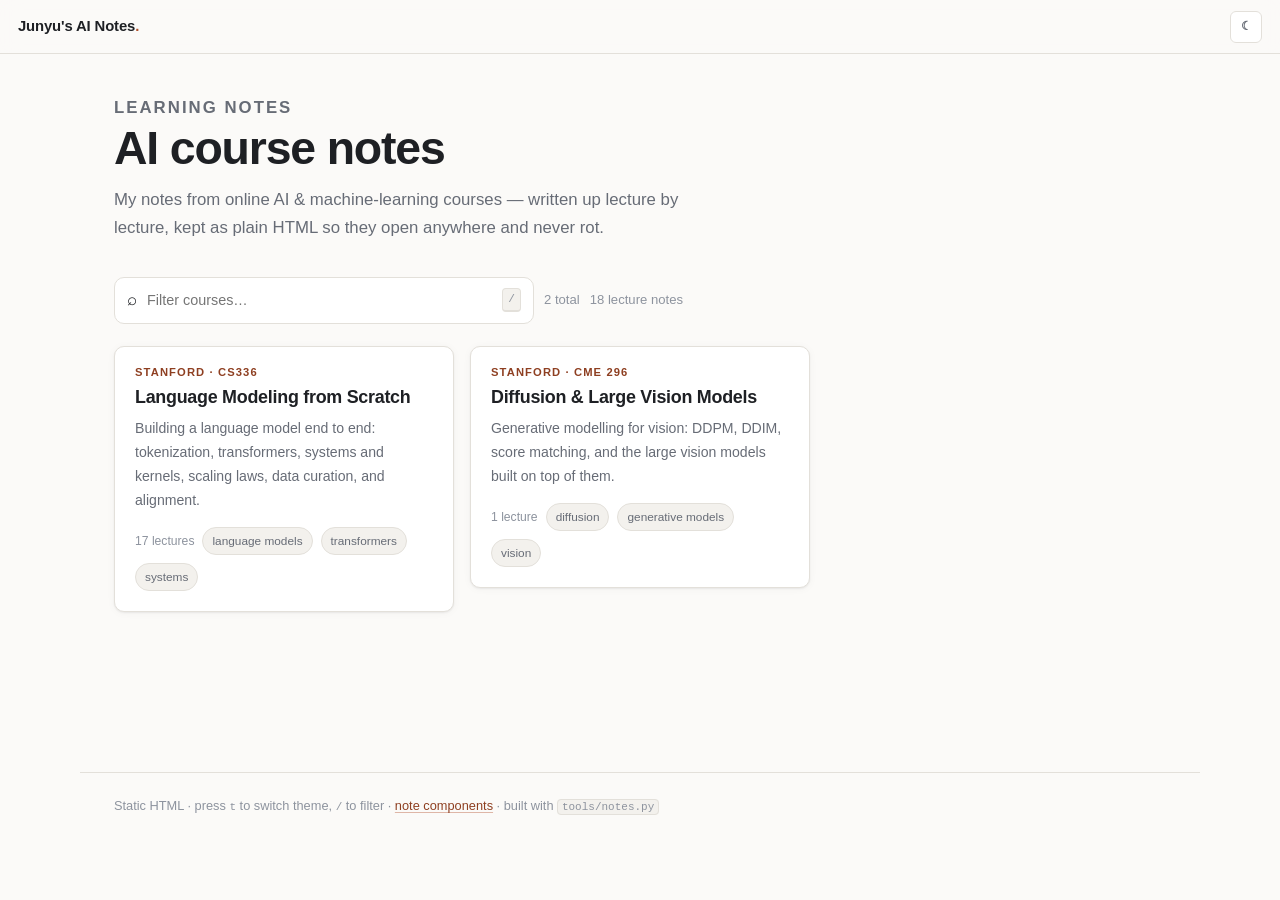
<file: index.html>
<!doctype html>
<html lang="en">
<head>
<meta charset="utf-8">
<meta name="viewport" content="width=device-width, initial-scale=1">
<title>AI course notes</title>
<meta name="description" content="Personal learning notes from online AI courses.">
<script>(function(){try{var t=localStorage.getItem('notes-theme');if(t)document.documentElement.dataset.theme=t}catch(e){}})();</script>
<link rel="stylesheet" href="assets/notes.css">
<script defer src="assets/notes.js"></script>
</head>
<body>
<!-- Generated by tools/notes.py reindex — edit course.json / the lecture files instead. -->
<header class="topbar">
  <a class="topbar__brand" href="index.html">Junyu's AI Notes<span class="dot">.</span></a>
  <span class="topbar__spacer"></span>
  <button class="iconbtn" data-theme-toggle aria-label="Toggle theme">☾</button>
</header>

<div class="page">
  <div class="page-head">
    <p class="kicker">Learning notes</p>
    <h1>AI course notes</h1>
    <p>My notes from online AI &amp; machine-learning courses — written up lecture by lecture,
       kept as plain HTML so they open anywhere and never rot.</p>
  </div>

  <div class="toolbar">
    <label class="search">
      <span aria-hidden="true">⌕</span>
      <input id="filter" type="search" placeholder="Filter courses…" autocomplete="off">
      <kbd>/</kbd>
    </label>
    <span class="count" id="filterCount">2 total</span>
    <span class="count">18 lecture notes</span>
  </div>

  <ul class="cards">
      <li data-searchable="Language Modeling from Scratch CS336 Stanford Building a language model end to end: tokenization, transformers, systems and kernels, scaling laws, data curation, and alignment. language models transformers systems">
        <a class="card" href="courses/cs336/index.html">
          <span class="card__code">Stanford · CS336</span>
          <h2 class="card__title">Language Modeling from Scratch</h2>
          <p class="card__desc">Building a language model end to end: tokenization, transformers, systems and kernels, scaling laws, data curation, and alignment.</p>
          <span class="card__foot"><span>17 lectures</span><span class="chip">language models</span><span class="chip">transformers</span><span class="chip">systems</span></span>
        </a>
      </li>
      <li data-searchable="Diffusion &amp; Large Vision Models CME 296 Stanford Generative modelling for vision: DDPM, DDIM, score matching, and the large vision models built on top of them. diffusion generative models vision">
        <a class="card" href="courses/cme296/index.html">
          <span class="card__code">Stanford · CME 296</span>
          <h2 class="card__title">Diffusion &amp; Large Vision Models</h2>
          <p class="card__desc">Generative modelling for vision: DDPM, DDIM, score matching, and the large vision models built on top of them.</p>
          <span class="card__foot"><span>1 lecture</span><span class="chip">diffusion</span><span class="chip">generative models</span><span class="chip">vision</span></span>
        </a>
      </li>
    </ul>
</div>

<footer class="site-foot">Static HTML · press <kbd>t</kbd> to switch theme, <kbd>/</kbd> to filter · <a href="templates/components.html">note components</a> · built with <code>tools/notes.py</code></footer>
</body>
</html>
</file>
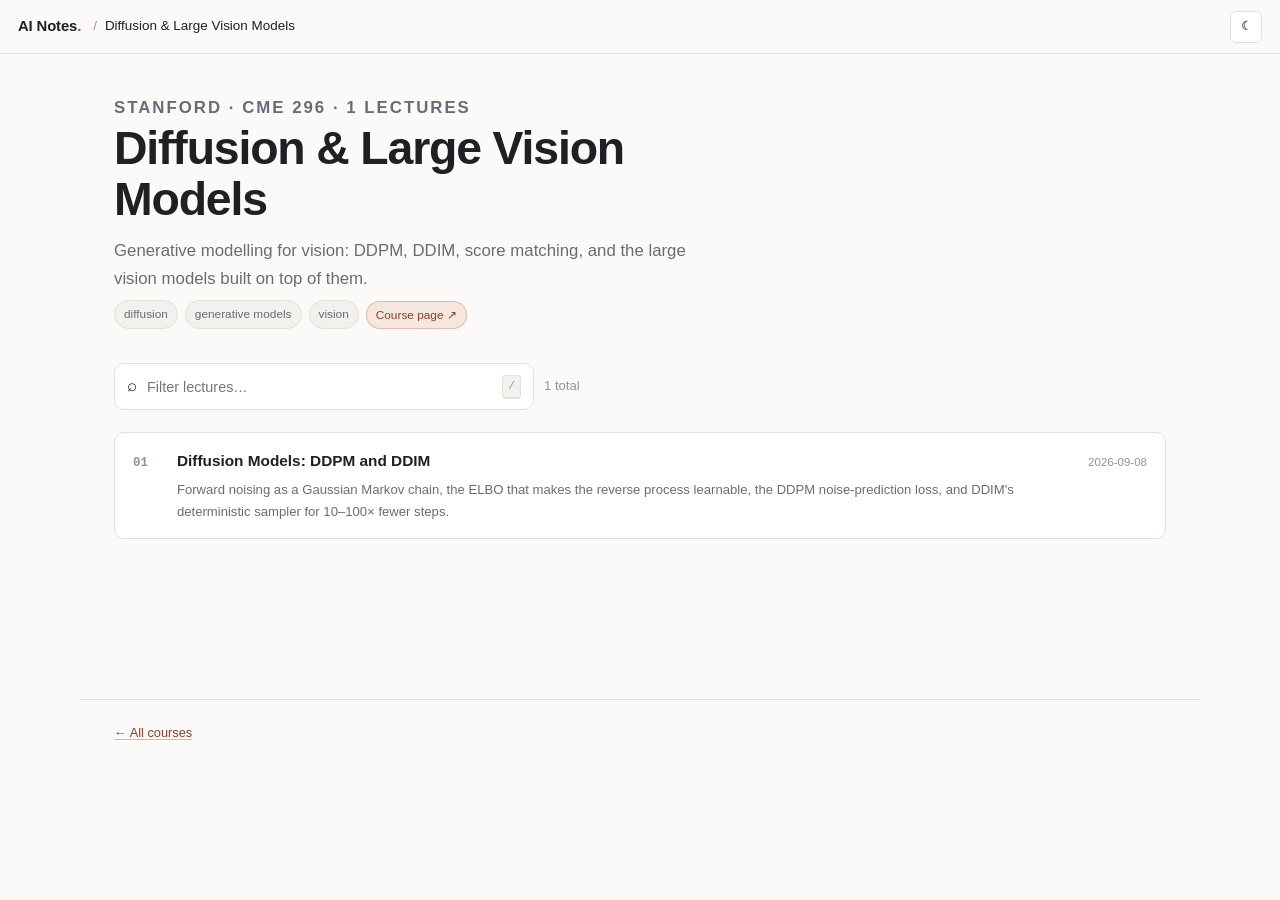
<file: courses/cme296/index.html>
<!doctype html>
<html lang="en">
<head>
<meta charset="utf-8">
<meta name="viewport" content="width=device-width, initial-scale=1">
<title>Diffusion &amp; Large Vision Models · AI course notes</title>
<meta name="description" content="Generative modelling for vision: DDPM, DDIM, score matching, and the large vision models built on top of them.">
<script>(function(){try{var t=localStorage.getItem('notes-theme');if(t)document.documentElement.dataset.theme=t}catch(e){}})();</script>
<link rel="stylesheet" href="../../assets/notes.css">
<script defer src="../../assets/notes.js"></script>
</head>
<body>
<!-- Generated by tools/notes.py reindex — edit course.json / the lecture files instead. -->
<header class="topbar">
  <a class="topbar__brand" href="../../index.html">AI Notes<span class="dot">.</span></a>
  <nav class="crumbs" aria-label="Breadcrumb">
    <span class="sep">/</span><span class="current">Diffusion &amp; Large Vision Models</span>
  </nav>
  <span class="topbar__spacer"></span>
  <button class="iconbtn" data-theme-toggle aria-label="Toggle theme">☾</button>
</header>

<div class="page">
  <div class="page-head">
    <p class="kicker">Stanford · CME 296 · 1 lectures</p>
    <h1>Diffusion &amp; Large Vision Models</h1>
    <p>Generative modelling for vision: DDPM, DDIM, score matching, and the large vision models built on top of them.</p>
    <ul class="chips"><li class="chip">diffusion</li><li class="chip">generative models</li><li class="chip">vision</li><li><a class="chip chip--accent" href="https://online.stanford.edu/courses/cme296-diffusion-and-large-vision-models" target="_blank" rel="noopener">Course page ↗</a></li></ul>
  </div>

  <div class="toolbar">
    <label class="search">
      <span aria-hidden="true">⌕</span>
      <input id="filter" type="search" placeholder="Filter lectures…" autocomplete="off">
      <kbd>/</kbd>
    </label>
    <span class="count" id="filterCount"></span>
  </div>

  <ul class="lectures">
      <li data-searchable="Diffusion Models: DDPM and DDIM Forward noising as a Gaussian Markov chain, the ELBO that makes the reverse process learnable, the DDPM noise-prediction loss, and DDIM&#x27;s deterministic sampler for 10–100× fewer steps. DDPM, DDIM, ELBO">
        <a href="01-diffusion-models-ddpm-and-ddim.html">
          <span class="num">01</span>
          <span class="grow"><span class="ttl">Diffusion Models: DDPM and DDIM</span><span class="sub">Forward noising as a Gaussian Markov chain, the ELBO that makes the reverse process learnable, the DDPM noise-prediction loss, and DDIM&#x27;s deterministic sampler for 10–100× fewer steps.</span></span>
          <span class="tag">2026-09-08</span>
        </a>
      </li>
    </ul>
</div>

<footer class="site-foot"><a href="../../index.html">← All courses</a></footer>
</body>
</html>
</file>
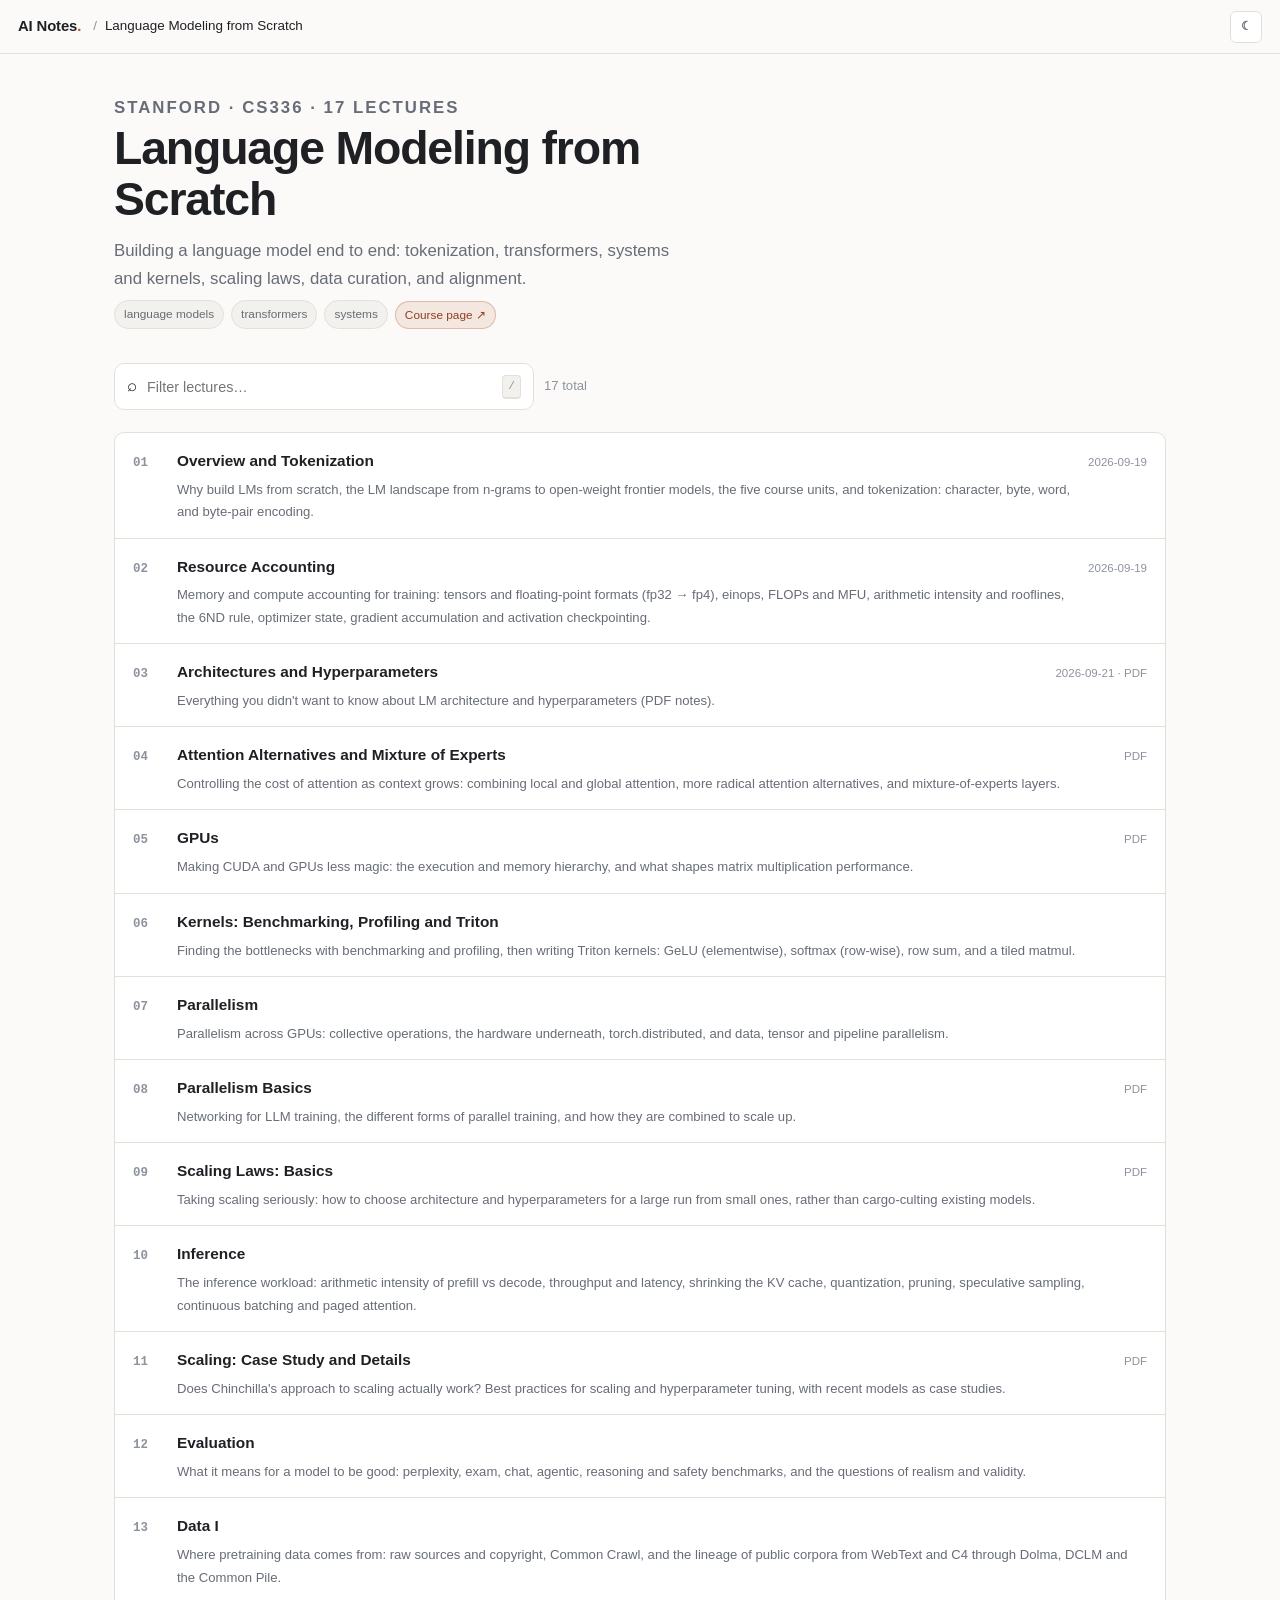
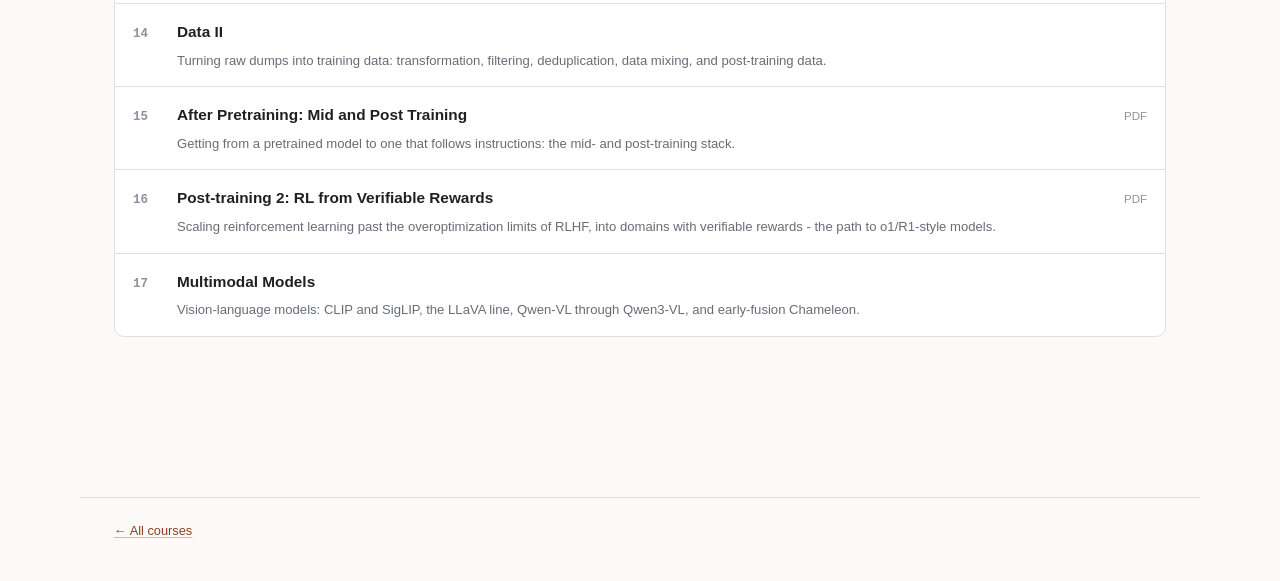
<file: courses/cs336/index.html>
<!doctype html>
<html lang="en">
<head>
<meta charset="utf-8">
<meta name="viewport" content="width=device-width, initial-scale=1">
<title>Language Modeling from Scratch · AI course notes</title>
<meta name="description" content="Building a language model end to end: tokenization, transformers, systems and kernels, scaling laws, data curation, and alignment.">
<script>(function(){try{var t=localStorage.getItem('notes-theme');if(t)document.documentElement.dataset.theme=t}catch(e){}})();</script>
<link rel="stylesheet" href="../../assets/notes.css">
<script defer src="../../assets/notes.js"></script>
</head>
<body>
<!-- Generated by tools/notes.py reindex — edit course.json / the lecture files instead. -->
<header class="topbar">
  <a class="topbar__brand" href="../../index.html">AI Notes<span class="dot">.</span></a>
  <nav class="crumbs" aria-label="Breadcrumb">
    <span class="sep">/</span><span class="current">Language Modeling from Scratch</span>
  </nav>
  <span class="topbar__spacer"></span>
  <button class="iconbtn" data-theme-toggle aria-label="Toggle theme">☾</button>
</header>

<div class="page">
  <div class="page-head">
    <p class="kicker">Stanford · CS336 · 17 lectures</p>
    <h1>Language Modeling from Scratch</h1>
    <p>Building a language model end to end: tokenization, transformers, systems and kernels, scaling laws, data curation, and alignment.</p>
    <ul class="chips"><li class="chip">language models</li><li class="chip">transformers</li><li class="chip">systems</li><li><a class="chip chip--accent" href="https://stanford-cs336.github.io/spring2025/" target="_blank" rel="noopener">Course page ↗</a></li></ul>
  </div>

  <div class="toolbar">
    <label class="search">
      <span aria-hidden="true">⌕</span>
      <input id="filter" type="search" placeholder="Filter lectures…" autocomplete="off">
      <kbd>/</kbd>
    </label>
    <span class="count" id="filterCount"></span>
  </div>

  <ul class="lectures">
      <li data-searchable="Overview and Tokenization Why build LMs from scratch, the LM landscape from n-grams to open-weight frontier models, the five course units, and tokenization: character, byte, word, and byte-pair encoding. overview, tokenization, BPE">
        <a href="01-overview-and-tokenization.html">
          <span class="num">01</span>
          <span class="grow"><span class="ttl">Overview and Tokenization</span><span class="sub">Why build LMs from scratch, the LM landscape from n-grams to open-weight frontier models, the five course units, and tokenization: character, byte, word, and byte-pair encoding.</span></span>
          <span class="tag">2026-09-19</span>
        </a>
      </li>
      <li data-searchable="Resource Accounting Memory and compute accounting for training: tensors and floating-point formats (fp32 → fp4), einops, FLOPs and MFU, arithmetic intensity and rooflines, the 6ND rule, optimizer state, gradient accumulation and activation checkpointing. resource accounting, precision, einops, FLOPs, roofline">
        <a href="02-resource-accounting.html">
          <span class="num">02</span>
          <span class="grow"><span class="ttl">Resource Accounting</span><span class="sub">Memory and compute accounting for training: tensors and floating-point formats (fp32 → fp4), einops, FLOPs and MFU, arithmetic intensity and rooflines, the 6ND rule, optimizer state, gradient accumulation and activation checkpointing.</span></span>
          <span class="tag">2026-09-19</span>
        </a>
      </li>
      <li data-searchable="Architectures and Hyperparameters Everything you didn&#x27;t want to know about LM architecture and hyperparameters (PDF notes). architecture, hyperparameters">
        <a href="lecture_03.pdf">
          <span class="num">03</span>
          <span class="grow"><span class="ttl">Architectures and Hyperparameters</span><span class="sub">Everything you didn&#x27;t want to know about LM architecture and hyperparameters (PDF notes).</span></span>
          <span class="tag">2026-09-21 · PDF</span>
        </a>
      </li>
      <li data-searchable="Attention Alternatives and Mixture of Experts Controlling the cost of attention as context grows: combining local and global attention, more radical attention alternatives, and mixture-of-experts layers. attention, MoE, long context">
        <a href="lecture_04.pdf">
          <span class="num">04</span>
          <span class="grow"><span class="ttl">Attention Alternatives and Mixture of Experts</span><span class="sub">Controlling the cost of attention as context grows: combining local and global attention, more radical attention alternatives, and mixture-of-experts layers.</span></span>
          <span class="tag">PDF</span>
        </a>
      </li>
      <li data-searchable="GPUs Making CUDA and GPUs less magic: the execution and memory hierarchy, and what shapes matrix multiplication performance. GPU, CUDA, performance">
        <a href="lecture_05.pdf">
          <span class="num">05</span>
          <span class="grow"><span class="ttl">GPUs</span><span class="sub">Making CUDA and GPUs less magic: the execution and memory hierarchy, and what shapes matrix multiplication performance.</span></span>
          <span class="tag">PDF</span>
        </a>
      </li>
      <li data-searchable="Kernels: Benchmarking, Profiling and Triton Finding the bottlenecks with benchmarking and profiling, then writing Triton kernels: GeLU (elementwise), softmax (row-wise), row sum, and a tiled matmul. Triton, kernels, profiling">
        <a href="06-kernels-benchmarking-profiling-and-triton.html">
          <span class="num">06</span>
          <span class="grow"><span class="ttl">Kernels: Benchmarking, Profiling and Triton</span><span class="sub">Finding the bottlenecks with benchmarking and profiling, then writing Triton kernels: GeLU (elementwise), softmax (row-wise), row sum, and a tiled matmul.</span></span>
          
        </a>
      </li>
      <li data-searchable="Parallelism Parallelism across GPUs: collective operations, the hardware underneath, torch.distributed, and data, tensor and pipeline parallelism. parallelism, distributed, collectives">
        <a href="07-parallelism.html">
          <span class="num">07</span>
          <span class="grow"><span class="ttl">Parallelism</span><span class="sub">Parallelism across GPUs: collective operations, the hardware underneath, torch.distributed, and data, tensor and pipeline parallelism.</span></span>
          
        </a>
      </li>
      <li data-searchable="Parallelism Basics Networking for LLM training, the different forms of parallel training, and how they are combined to scale up. parallelism, networking, systems">
        <a href="lecture_08.pdf">
          <span class="num">08</span>
          <span class="grow"><span class="ttl">Parallelism Basics</span><span class="sub">Networking for LLM training, the different forms of parallel training, and how they are combined to scale up.</span></span>
          <span class="tag">PDF</span>
        </a>
      </li>
      <li data-searchable="Scaling Laws: Basics Taking scaling seriously: how to choose architecture and hyperparameters for a large run from small ones, rather than cargo-culting existing models. scaling laws, compute-optimal">
        <a href="lecture_09.pdf">
          <span class="num">09</span>
          <span class="grow"><span class="ttl">Scaling Laws: Basics</span><span class="sub">Taking scaling seriously: how to choose architecture and hyperparameters for a large run from small ones, rather than cargo-culting existing models.</span></span>
          <span class="tag">PDF</span>
        </a>
      </li>
      <li data-searchable="Inference The inference workload: arithmetic intensity of prefill vs decode, throughput and latency, shrinking the KV cache, quantization, pruning, speculative sampling, continuous batching and paged attention. inference, KV cache, quantization">
        <a href="10-inference.html">
          <span class="num">10</span>
          <span class="grow"><span class="ttl">Inference</span><span class="sub">The inference workload: arithmetic intensity of prefill vs decode, throughput and latency, shrinking the KV cache, quantization, pruning, speculative sampling, continuous batching and paged attention.</span></span>
          
        </a>
      </li>
      <li data-searchable="Scaling: Case Study and Details Does Chinchilla&#x27;s approach to scaling actually work? Best practices for scaling and hyperparameter tuning, with recent models as case studies. scaling laws, hyperparameters">
        <a href="lecture_11.pdf">
          <span class="num">11</span>
          <span class="grow"><span class="ttl">Scaling: Case Study and Details</span><span class="sub">Does Chinchilla&#x27;s approach to scaling actually work? Best practices for scaling and hyperparameter tuning, with recent models as case studies.</span></span>
          <span class="tag">PDF</span>
        </a>
      </li>
      <li data-searchable="Evaluation What it means for a model to be good: perplexity, exam, chat, agentic, reasoning and safety benchmarks, and the questions of realism and validity. evaluation, benchmarks">
        <a href="12-evaluation.html">
          <span class="num">12</span>
          <span class="grow"><span class="ttl">Evaluation</span><span class="sub">What it means for a model to be good: perplexity, exam, chat, agentic, reasoning and safety benchmarks, and the questions of realism and validity.</span></span>
          
        </a>
      </li>
      <li data-searchable="Data I Where pretraining data comes from: raw sources and copyright, Common Crawl, and the lineage of public corpora from WebText and C4 through Dolma, DCLM and the Common Pile. data, corpora, copyright">
        <a href="13-data-i.html">
          <span class="num">13</span>
          <span class="grow"><span class="ttl">Data I</span><span class="sub">Where pretraining data comes from: raw sources and copyright, Common Crawl, and the lineage of public corpora from WebText and C4 through Dolma, DCLM and the Common Pile.</span></span>
          
        </a>
      </li>
      <li data-searchable="Data II Turning raw dumps into training data: transformation, filtering, deduplication, data mixing, and post-training data. data, filtering, deduplication">
        <a href="14-data-ii.html">
          <span class="num">14</span>
          <span class="grow"><span class="ttl">Data II</span><span class="sub">Turning raw dumps into training data: transformation, filtering, deduplication, data mixing, and post-training data.</span></span>
          
        </a>
      </li>
      <li data-searchable="After Pretraining: Mid and Post Training Getting from a pretrained model to one that follows instructions: the mid- and post-training stack. post-training, SFT, RLHF">
        <a href="lecture_15.pdf">
          <span class="num">15</span>
          <span class="grow"><span class="ttl">After Pretraining: Mid and Post Training</span><span class="sub">Getting from a pretrained model to one that follows instructions: the mid- and post-training stack.</span></span>
          <span class="tag">PDF</span>
        </a>
      </li>
      <li data-searchable="Post-training 2: RL from Verifiable Rewards Scaling reinforcement learning past the overoptimization limits of RLHF, into domains with verifiable rewards - the path to o1/R1-style models. RLVR, reasoning, RL">
        <a href="lecture_16.pdf">
          <span class="num">16</span>
          <span class="grow"><span class="ttl">Post-training 2: RL from Verifiable Rewards</span><span class="sub">Scaling reinforcement learning past the overoptimization limits of RLHF, into domains with verifiable rewards - the path to o1/R1-style models.</span></span>
          <span class="tag">PDF</span>
        </a>
      </li>
      <li data-searchable="Multimodal Models Vision-language models: CLIP and SigLIP, the LLaVA line, Qwen-VL through Qwen3-VL, and early-fusion Chameleon. multimodal, vision-language, CLIP">
        <a href="17-multimodal-models.html">
          <span class="num">17</span>
          <span class="grow"><span class="ttl">Multimodal Models</span><span class="sub">Vision-language models: CLIP and SigLIP, the LLaVA line, Qwen-VL through Qwen3-VL, and early-fusion Chameleon.</span></span>
          
        </a>
      </li>
    </ul>
</div>

<footer class="site-foot"><a href="../../index.html">← All courses</a></footer>
</body>
</html>
</file>
<file: assets/notes.css>
/* ============================================================
   AI Course Notes — shared stylesheet
   Single file, no build step. Edit the tokens in :root to
   restyle every page at once.
   ============================================================ */

/* ---------- Design tokens ---------- */
:root {
  /* Fonts — swap --font-prose to var(--font-sans) if you prefer sans-serif notes */
  --font-sans: -apple-system, BlinkMacSystemFont, "Segoe UI", Inter, Roboto, "Helvetica Neue", Arial, sans-serif;
  --font-serif: "Iowan Old Style", "Charter", "Palatino Linotype", Palatino, Georgia, serif;
  --font-mono: ui-monospace, SFMono-Regular, "SF Mono", Menlo, Consolas, "Liberation Mono", monospace;
  --font-prose: var(--font-serif);

  --fs-base: 17px;
  --lh-base: 1.7;
  --measure: 74ch;

  /* Light palette */
  --bg:            #fbfaf8;
  --bg-elevated:   #ffffff;
  --bg-subtle:     #f3f1ed;
  --bg-code:       #f6f7f9;
  --text:          #1e2024;
  --text-muted:    #676c76;
  --text-faint:    #8d939e;
  --border:        #e3e0da;
  --border-strong: #cfcbc3;

  --accent:        #b1522d;   /* terracotta — links, active state */
  --accent-soft:   #f4e7e0;
  --accent-text:   #8e3f21;

  --c-note:    #3b6ea5;
  --c-tip:     #2f7d59;
  --c-warn:    #a5722a;
  --c-danger:  #b3403a;
  --c-def:     #6a4fa3;
  --c-theorem: #2f6f74;

  --radius: 10px;
  --radius-sm: 6px;
  --shadow-sm: 0 1px 2px rgba(20,20,30,.06), 0 1px 8px rgba(20,20,30,.04);
  --shadow-md: 0 2px 6px rgba(20,20,30,.08), 0 12px 32px rgba(20,20,30,.08);

  --sidebar-w: 274px;
  --topbar-h: 54px;

  color-scheme: light;
}

@media (prefers-color-scheme: dark) {
  :root:not([data-theme="light"]) { color-scheme: dark; }
}

/* Dark palette — applied on explicit choice, or below by system preference */
:root[data-theme="dark"] {
  --bg:            #14161a;
  --bg-elevated:   #191c21;
  --bg-subtle:     #1e2228;
  --bg-code:       #1b1f25;
  --text:          #e2e5ea;
  --text-muted:    #9aa2ae;
  --text-faint:    #6f7883;
  --border:        #2a2f37;
  --border-strong: #3a414b;
  --accent:        #e08a5f;
  --accent-soft:   #34241c;
  --accent-text:   #edaa83;
  --c-note:    #6ea8e0;
  --c-tip:     #63c295;
  --c-warn:    #d9a95e;
  --c-danger:  #e8756e;
  --c-def:     #a78ce0;
  --c-theorem: #5fb3b8;
  --shadow-sm: 0 1px 2px rgba(0,0,0,.4);
  --shadow-md: 0 2px 6px rgba(0,0,0,.4), 0 12px 32px rgba(0,0,0,.35);
  color-scheme: dark;
}

@media (prefers-color-scheme: dark) {
  :root:not([data-theme="light"]) {
    --bg:            #14161a;
    --bg-elevated:   #191c21;
    --bg-subtle:     #1e2228;
    --bg-code:       #1b1f25;
    --text:          #e2e5ea;
    --text-muted:    #9aa2ae;
    --text-faint:    #6f7883;
    --border:        #2a2f37;
    --border-strong: #3a414b;
    --accent:        #e08a5f;
    --accent-soft:   #34241c;
    --accent-text:   #edaa83;
    --c-note:    #6ea8e0;
    --c-tip:     #63c295;
    --c-warn:    #d9a95e;
    --c-danger:  #e8756e;
    --c-def:     #a78ce0;
    --c-theorem: #5fb3b8;
    --shadow-sm: 0 1px 2px rgba(0,0,0,.4);
    --shadow-md: 0 2px 6px rgba(0,0,0,.4), 0 12px 32px rgba(0,0,0,.35);
  }
}

/* ---------- Reset ---------- */
*, *::before, *::after { box-sizing: border-box; }
html { -webkit-text-size-adjust: 100%; scroll-behavior: smooth; scroll-padding-top: calc(var(--topbar-h) + 16px); }
body {
  margin: 0;
  background: var(--bg);
  color: var(--text);
  font: var(--fs-base)/var(--lh-base) var(--font-sans);
  -webkit-font-smoothing: antialiased;
}
img, svg, video { max-width: 100%; height: auto; }
a { color: var(--accent-text); text-decoration-color: color-mix(in srgb, var(--accent) 40%, transparent); text-underline-offset: 2px; }
a:hover { text-decoration-color: var(--accent); }

/* ---------- Reading progress ---------- */
.progress { position: fixed; inset: 0 0 auto 0; height: 2px; z-index: 60; background: transparent; }
.progress__bar { height: 100%; width: 0; background: var(--accent); transition: width .1s linear; }

/* ---------- Top bar ---------- */
.topbar {
  position: sticky; top: 0; z-index: 50;
  height: var(--topbar-h);
  display: flex; align-items: center; gap: 12px;
  padding: 0 18px;
  background: color-mix(in srgb, var(--bg) 86%, transparent);
  backdrop-filter: saturate(140%) blur(10px);
  border-bottom: 1px solid var(--border);
}
.topbar__brand {
  font-family: var(--font-sans);
  font-weight: 650; font-size: .93rem; letter-spacing: -.01em;
  color: var(--text); text-decoration: none; white-space: nowrap;
}
.topbar__brand .dot { color: var(--accent); }
.crumbs { display: flex; align-items: center; gap: 8px; min-width: 0; font-size: .84rem; color: var(--text-muted); }
.crumbs a { color: var(--text-muted); text-decoration: none; white-space: nowrap; overflow: hidden; text-overflow: ellipsis; }
.crumbs a:hover { color: var(--accent-text); }
.crumbs .sep { color: var(--text-faint); }
.crumbs .current { color: var(--text); overflow: hidden; text-overflow: ellipsis; white-space: nowrap; }
.topbar__spacer { flex: 1 1 auto; }

.iconbtn {
  display: inline-flex; align-items: center; justify-content: center; gap: 6px;
  height: 32px; min-width: 32px; padding: 0 9px;
  border: 1px solid var(--border); border-radius: var(--radius-sm);
  background: var(--bg-elevated); color: var(--text-muted);
  font: 600 .78rem/1 var(--font-sans); cursor: pointer;
}
.iconbtn:hover { color: var(--text); border-color: var(--border-strong); }
.sidebar-toggle { display: none; }

/* ---------- Layout ---------- */
.layout {
  display: grid;
  grid-template-columns: var(--sidebar-w) minmax(0, 1fr);
  align-items: start;
  max-width: 1400px;
  margin: 0 auto;
}
.layout--wide { grid-template-columns: minmax(0, 1fr); max-width: 1180px; }

.sidebar {
  position: sticky; top: var(--topbar-h);
  height: calc(100vh - var(--topbar-h));
  overflow-y: auto; overscroll-behavior: contain;
  padding: 26px 18px 60px 26px;
  border-right: 1px solid var(--border);
}
.sidebar__label {
  font: 700 .68rem/1 var(--font-sans); letter-spacing: .1em; text-transform: uppercase;
  color: var(--text-faint); margin: 0 0 12px;
}
.sidebar__course {
  display: block; text-decoration: none; color: var(--text);
  font-weight: 620; font-size: .92rem; line-height: 1.35; margin-bottom: 4px;
}
.sidebar__course:hover { color: var(--accent-text); }
.sidebar__meta { font-size: .78rem; color: var(--text-muted); margin: 0 0 22px; }
.sidebar hr { border: 0; border-top: 1px solid var(--border); margin: 20px 0; }

/* Table of contents */
.toc ul { list-style: none; margin: 0; padding: 0; }
.toc li { margin: 0; }
.toc a {
  display: block; padding: 5px 10px 5px 12px;
  border-left: 2px solid var(--border);
  color: var(--text-muted); text-decoration: none;
  font-size: .84rem; line-height: 1.45;
  transition: color .12s, border-color .12s;
}
.toc a:hover { color: var(--text); border-left-color: var(--border-strong); }
.toc a.is-active { color: var(--accent-text); border-left-color: var(--accent); background: color-mix(in srgb, var(--accent) 7%, transparent); font-weight: 600; }
.toc .toc-h3 a { padding-left: 26px; font-size: .8rem; }

/* ---------- Content ---------- */
.content {
  min-width: 0;
  padding: 42px 46px 100px;
  font-family: var(--font-prose);
  font-size: 1.02rem;
}
.content > * { max-width: var(--measure); }
.content > .full, .content > .callout--wide, .content > figure.full { max-width: none; }

.lecture-head { margin-bottom: 34px; }
.kicker {
  font: 700 .72rem/1 var(--font-sans); letter-spacing: .12em; text-transform: uppercase;
  color: var(--accent-text); margin: 0 0 12px;
}
.content h1 {
  font-family: var(--font-sans);
  font-size: clamp(1.85rem, 1.3rem + 1.6vw, 2.5rem);
  line-height: 1.15; letter-spacing: -.022em; font-weight: 700;
  margin: 0 0 14px;
}
.lead { font-size: 1.1rem; color: var(--text-muted); margin: 0 0 18px; }

.chips { display: flex; flex-wrap: wrap; gap: 7px; margin: 0 0 4px; padding: 0; list-style: none; font-family: var(--font-sans); }
.chip {
  display: inline-flex; align-items: center; gap: 5px;
  padding: 3px 9px; border-radius: 999px;
  background: var(--bg-subtle); border: 1px solid var(--border);
  font-size: .74rem; color: var(--text-muted); text-decoration: none;
}
.chip--accent { background: var(--accent-soft); border-color: color-mix(in srgb, var(--accent) 30%, transparent); color: var(--accent-text); }
a.chip:hover { border-color: var(--border-strong); color: var(--text); }

.content h2 {
  font-family: var(--font-sans);
  font-size: 1.42rem; line-height: 1.25; letter-spacing: -.015em; font-weight: 680;
  margin: 2.6em 0 .7em; padding-top: .3em;
  border-top: 1px solid var(--border);
}
.content h2:first-of-type { margin-top: 1.6em; }
.content h3 {
  font-family: var(--font-sans);
  font-size: 1.1rem; font-weight: 660; letter-spacing: -.01em;
  margin: 2em 0 .5em;
}
.content h4 {
  font-family: var(--font-sans);
  font-size: .95rem; font-weight: 660; color: var(--text-muted);
  text-transform: uppercase; letter-spacing: .05em;
  margin: 1.6em 0 .4em;
}
.content p { margin: 0 0 1.05em; }
.content ul, .content ol { margin: 0 0 1.05em; padding-left: 1.35em; }
.content li { margin: .3em 0; }
.content li > ul, .content li > ol { margin: .3em 0; }
.content strong { font-weight: 680; }
.content mark { background: color-mix(in srgb, var(--accent) 22%, transparent); color: inherit; padding: 0 .15em; border-radius: 3px; }
hr.rule { border: 0; border-top: 1px solid var(--border); margin: 2.4em 0; }

/* Heading anchors */
.anchor {
  opacity: 0; margin-left: .35em; font-size: .75em; text-decoration: none;
  color: var(--text-faint); font-family: var(--font-mono);
}
h2:hover .anchor, h3:hover .anchor, .anchor:focus { opacity: 1; }

/* Blockquote */
.content blockquote {
  margin: 1.4em 0; padding: .2em 0 .2em 1.1em;
  border-left: 3px solid var(--border-strong);
  color: var(--text-muted); font-style: italic;
}
.content blockquote p:last-child { margin-bottom: 0; }

/* ---------- Code ---------- */
code, kbd, samp { font-family: var(--font-mono); font-size: .86em; }
:not(pre) > code {
  background: var(--bg-subtle); border: 1px solid var(--border);
  padding: .1em .35em; border-radius: 4px; word-break: break-word;
}
.codeblock { position: relative; margin: 1.4em 0; }
.codeblock__lang {
  position: absolute; top: 8px; right: 46px;
  font: 600 .68rem/1 var(--font-sans); letter-spacing: .06em; text-transform: uppercase;
  color: var(--text-faint); pointer-events: none;
}
.copybtn {
  position: absolute; top: 6px; right: 8px;
  border: 1px solid var(--border); background: var(--bg-elevated); color: var(--text-muted);
  border-radius: var(--radius-sm); padding: 3px 8px; cursor: pointer;
  font: 600 .7rem/1.4 var(--font-sans); opacity: 0; transition: opacity .12s;
}
.codeblock:hover .copybtn, .copybtn:focus { opacity: 1; }
pre {
  margin: 0; padding: 15px 16px; overflow-x: auto;
  background: var(--bg-code); border: 1px solid var(--border); border-radius: var(--radius);
  font-size: .84rem; line-height: 1.6;
}
pre code { background: none; border: 0; padding: 0; font-size: inherit; }

/* ---------- Callouts ---------- */
.callout {
  --cl: var(--c-note);
  margin: 1.5em 0; padding: 14px 16px 14px 17px;
  background: var(--bg-elevated);
  border: 1px solid var(--border);
  border-left: 3px solid var(--cl);
  border-radius: var(--radius);
  box-shadow: var(--shadow-sm);
  font-size: .97em;
}
.callout > :last-child { margin-bottom: 0; }
.callout__title {
  font: 700 .72rem/1 var(--font-sans); letter-spacing: .09em; text-transform: uppercase;
  color: var(--cl); margin: 0 0 8px; display: flex; gap: 8px; align-items: baseline;
}
.callout__title .name { text-transform: none; letter-spacing: 0; font-size: .84rem; color: var(--text); }
.callout--note    { --cl: var(--c-note); }
.callout--tip     { --cl: var(--c-tip); }
.callout--warning { --cl: var(--c-warn); }
.callout--danger  { --cl: var(--c-danger); }
.callout--definition { --cl: var(--c-def); background: color-mix(in srgb, var(--c-def) 5%, var(--bg-elevated)); }
.callout--theorem { --cl: var(--c-theorem); background: color-mix(in srgb, var(--c-theorem) 5%, var(--bg-elevated)); }
.callout--example { --cl: var(--text-faint); }
.callout--question { --cl: var(--accent); }

/* Insight / summary panel */
.panel {
  margin: 1.8em 0; padding: 18px 20px;
  background: var(--bg-subtle); border: 1px solid var(--border); border-radius: var(--radius);
}
.panel__title {
  font: 700 .72rem/1 var(--font-sans); letter-spacing: .1em; text-transform: uppercase;
  color: var(--text-faint); margin: 0 0 10px;
}
.panel ul { margin-bottom: 0; }

/* Key terms list */
.terms { margin: 1.5em 0; }
.terms dt { font-weight: 680; font-family: var(--font-sans); font-size: .93rem; margin-top: .9em; }
.terms dd { margin: .2em 0 0; color: var(--text-muted); }

/* Figures */
figure { margin: 1.8em 0; }
figure img { display: block; border: 1px solid var(--border); border-radius: var(--radius); background: var(--bg-elevated); }
figcaption { font-family: var(--font-sans); font-size: .8rem; color: var(--text-muted); margin-top: 8px; }


/* Collapsible derivation ("toggle" in Notion) */
details.toggle {
  margin: 1.6em 0; padding: 12px 16px;
  background: var(--bg-elevated); border: 1px solid var(--border);
  border-left: 3px solid var(--c-def); border-radius: var(--radius);
}
details.toggle > summary {
  cursor: pointer; list-style: none;
  font: 700 .74rem/1.4 var(--font-sans); letter-spacing: .08em; text-transform: uppercase;
  color: var(--c-def); display: flex; align-items: center; gap: 8px;
}
details.toggle > summary::-webkit-details-marker { display: none; }
details.toggle > summary::before {
  content: "▸"; font-size: .9em; transition: transform .15s ease; display: inline-block;
}
details.toggle[open] > summary::before { transform: rotate(90deg); }
details.toggle > summary .name { text-transform: none; letter-spacing: 0; font-size: .86rem; color: var(--text); font-weight: 600; }
details.toggle[open] > summary { margin-bottom: 12px; padding-bottom: 10px; border-bottom: 1px solid var(--border); }
details.toggle details.toggle { border-left-color: var(--c-theorem); background: var(--bg-subtle); }
details.toggle details.toggle > summary { color: var(--c-theorem); }
details.toggle > :last-child { margin-bottom: 0; }

/* Figure grid for slides that belong side by side */
.figs { display: grid; gap: 20px; grid-template-columns: repeat(auto-fit, minmax(280px, 1fr)); margin: 1.8em 0; align-items: start; }
.figs figure { margin: 0; }
.figs figure img { width: 100%; }

/* Tables */
.table-wrap { overflow-x: auto; margin: 1.5em 0; }
table { border-collapse: collapse; width: 100%; font-family: var(--font-sans); font-size: .88rem; }
th, td { text-align: left; padding: 9px 12px; border-bottom: 1px solid var(--border); vertical-align: top; }
thead th { font-weight: 660; color: var(--text-muted); border-bottom: 1px solid var(--border-strong); white-space: nowrap; }
tbody tr:hover { background: var(--bg-subtle); }

/* The one row in a table that is the actual takeaway */
tbody tr.is-key, tbody tr.is-key:hover { background: var(--accent-soft); }
tbody tr.is-key td { font-weight: 700; color: var(--accent-text); border-bottom-color: var(--border-strong); }
tbody tr.is-key td:first-child { box-shadow: inset 3px 0 0 var(--accent); }
tbody tr.is-key .katex { color: inherit; }

/* Math */
.katex-display { overflow-x: auto; overflow-y: hidden; padding: .35em 0; }
.katex { font-size: 1.04em; }

/* Two-column grid inside content */
.cols { display: grid; gap: 18px; grid-template-columns: repeat(auto-fit, minmax(240px, 1fr)); }

/* Steps */
.steps { list-style: none; counter-reset: step; padding: 0; margin: 1.5em 0; }
.steps > li { counter-increment: step; position: relative; padding-left: 38px; margin: 0 0 1em; }
.steps > li::before {
  content: counter(step);
  position: absolute; left: 0; top: 1px;
  width: 25px; height: 25px; border-radius: 50%;
  background: var(--accent-soft); color: var(--accent-text);
  border: 1px solid color-mix(in srgb, var(--accent) 30%, transparent);
  font: 700 .78rem/24px var(--font-sans); text-align: center;
}

/* ---------- Pager ---------- */
.pager {
  display: grid; grid-template-columns: 1fr 1fr; gap: 14px;
  margin: 3.5em 0 0; max-width: var(--measure);
  font-family: var(--font-sans);
}
.pager a {
  display: block; padding: 13px 16px; text-decoration: none;
  border: 1px solid var(--border); border-radius: var(--radius);
  background: var(--bg-elevated); color: var(--text);
}
.pager a:hover { border-color: var(--accent); }
.pager .dir { display: block; font-size: .72rem; text-transform: uppercase; letter-spacing: .09em; color: var(--text-faint); margin-bottom: 4px; }
.pager .ttl { font-size: .9rem; font-weight: 600; }
.pager .next { text-align: right; }
.pager .empty { border-style: dashed; opacity: .45; pointer-events: none; }

/* ---------- Cards (index pages) ---------- */
.page { max-width: 1120px; margin: 0 auto; padding: 46px 34px 100px; }
.page-head { margin-bottom: 34px; max-width: 70ch; }
.page-head h1 {
  font-family: var(--font-sans); font-weight: 700; letter-spacing: -.025em;
  font-size: clamp(2rem, 1.4rem + 2vw, 2.9rem); line-height: 1.1; margin: 0 0 12px;
}
.page-head p { color: var(--text-muted); font-size: 1.05rem; margin: 0 0 6px; max-width: 62ch; }

.toolbar { display: flex; flex-wrap: wrap; gap: 10px; align-items: center; margin: 26px 0 22px; }
.search {
  flex: 1 1 260px; max-width: 420px; display: flex; align-items: center; gap: 8px;
  padding: 8px 12px; border: 1px solid var(--border); border-radius: var(--radius);
  background: var(--bg-elevated);
}
.search input { flex: 1; border: 0; background: none; color: var(--text); font: .9rem var(--font-sans); outline: none; }
.search kbd {
  border: 1px solid var(--border); border-bottom-width: 2px; border-radius: 4px;
  padding: 1px 5px; font-size: .7rem; color: var(--text-faint); background: var(--bg-subtle);
}
.count { font-size: .82rem; color: var(--text-faint); font-family: var(--font-sans); }

.cards { display: grid; gap: 16px; grid-template-columns: repeat(auto-fill, minmax(290px, 1fr)); list-style: none; padding: 0; margin: 0; }
.card {
  display: flex; flex-direction: column; gap: 8px;
  padding: 20px; text-decoration: none; color: inherit;
  background: var(--bg-elevated); border: 1px solid var(--border); border-radius: var(--radius);
  box-shadow: var(--shadow-sm);
  transition: transform .14s ease, box-shadow .14s ease, border-color .14s ease;
}
.card:hover { transform: translateY(-2px); box-shadow: var(--shadow-md); border-color: var(--border-strong); }
.card__code { font: 700 .7rem/1 var(--font-sans); letter-spacing: .1em; text-transform: uppercase; color: var(--accent-text); }
.card__title { font: 660 1.12rem/1.3 var(--font-sans); letter-spacing: -.015em; margin: 0; }
.card__desc { font-size: .88rem; color: var(--text-muted); font-family: var(--font-sans); margin: 0; flex: 1; }
.card__foot { display: flex; flex-wrap: wrap; gap: 8px; align-items: center; margin-top: 6px; font-family: var(--font-sans); font-size: .76rem; color: var(--text-faint); }
.bar { height: 4px; border-radius: 999px; background: var(--bg-subtle); overflow: hidden; width: 100%; }
.bar > span { display: block; height: 100%; background: var(--accent); }

/* Lecture list (course page) */
.lectures { list-style: none; margin: 0; padding: 0; border: 1px solid var(--border); border-radius: var(--radius); overflow: hidden; background: var(--bg-elevated); }
.lectures li + li { border-top: 1px solid var(--border); }
.lectures a {
  display: flex; align-items: baseline; gap: 14px; padding: 14px 18px;
  text-decoration: none; color: inherit; font-family: var(--font-sans);
}
.lectures a:hover { background: var(--bg-subtle); }
.lectures .num { font: 700 .78rem/1.6 var(--font-mono); color: var(--text-faint); min-width: 2.4em; }
.lectures .ttl { font-weight: 600; font-size: .96rem; }
.lectures .sub { display: block; font-weight: 400; font-size: .82rem; color: var(--text-muted); margin-top: 3px; }
.lectures .grow { flex: 1; min-width: 0; }
.lectures .tag { font-size: .72rem; color: var(--text-faint); white-space: nowrap; }
.is-hidden { display: none !important; }

.empty-state {
  border: 1px dashed var(--border-strong); border-radius: var(--radius);
  padding: 34px; text-align: center; color: var(--text-muted); font-family: var(--font-sans);
}
.empty-state code { font-size: .84rem; }

.site-foot {
  border-top: 1px solid var(--border); margin-top: 60px; padding: 22px 34px 40px;
  font-family: var(--font-sans); font-size: .8rem; color: var(--text-faint);
  max-width: 1120px; margin-inline: auto;
}

/* ---------- Responsive ---------- */
@media (max-width: 980px) {
  .layout { grid-template-columns: minmax(0, 1fr); }
  .sidebar {
    position: fixed; z-index: 45; left: 0; top: var(--topbar-h);
    width: min(84vw, 320px); background: var(--bg-elevated);
    box-shadow: var(--shadow-md); transform: translateX(-102%);
    transition: transform .18s ease;
  }
  .sidebar.is-open { transform: none; }
  .sidebar-toggle { display: inline-flex; }
  .content { padding: 30px 22px 80px; }
  .page { padding: 32px 20px 80px; }
  .pager { grid-template-columns: 1fr; }
}

@media print {
  .topbar, .sidebar, .pager, .progress, .copybtn, .toolbar { display: none !important; }
  .layout { display: block; }
  .content { padding: 0; max-width: none; font-size: 11pt; }
  .content > * { max-width: none; }
  a { color: inherit; text-decoration: none; }
  .callout, .card, .panel { break-inside: avoid; }
  h2, h3 { break-after: avoid; }
}

/* ---------- highlight.js theme (token colours follow the site theme) ---------- */
:root {
  --hl-comment: #8d939e; --hl-keyword: #a04b8f; --hl-string: #2f7d59;
  --hl-number: #b1522d; --hl-func: #3b6ea5; --hl-type: #6a4fa3; --hl-attr: #a5722a;
}
:root[data-theme="dark"] {
  --hl-comment: #6f7883; --hl-keyword: #d68fc4; --hl-string: #7fc7a1;
  --hl-number: #e08a5f; --hl-func: #7fb0e6; --hl-type: #b39ae8; --hl-attr: #d9b06e;
}
@media (prefers-color-scheme: dark) {
  :root:not([data-theme="light"]) {
    --hl-comment: #6f7883; --hl-keyword: #d68fc4; --hl-string: #7fc7a1;
    --hl-number: #e08a5f; --hl-func: #7fb0e6; --hl-type: #b39ae8; --hl-attr: #d9b06e;
  }
}
.hljs-comment, .hljs-quote { color: var(--hl-comment); font-style: italic; }
.hljs-keyword, .hljs-selector-tag, .hljs-literal, .hljs-doctag, .hljs-name { color: var(--hl-keyword); }
.hljs-string, .hljs-regexp, .hljs-addition, .hljs-meta-string { color: var(--hl-string); }
.hljs-number, .hljs-symbol, .hljs-bullet, .hljs-link { color: var(--hl-number); }
.hljs-title, .hljs-title.function_, .hljs-section { color: var(--hl-func); font-weight: 600; }
.hljs-type, .hljs-class .hljs-title, .hljs-built_in, .hljs-title.class_ { color: var(--hl-type); }
.hljs-attr, .hljs-attribute, .hljs-variable, .hljs-template-variable, .hljs-params { color: var(--hl-attr); }
.hljs-emphasis { font-style: italic; }
.hljs-strong { font-weight: 700; }

/* ---------- Image lightbox (click a figure to open, drag to pan, wheel to zoom) ---------- */
.content img.is-zoomable, .page img.is-zoomable { cursor: zoom-in; }

.lightbox {
  position: fixed; inset: 0; z-index: 100;
  display: none;
  background: color-mix(in srgb, var(--bg) 78%, #000 22%);
  backdrop-filter: blur(6px) saturate(120%);
  touch-action: none;
}
.lightbox.is-open { display: block; }

.lightbox__stage { position: absolute; inset: 0; overflow: hidden; cursor: grab; }
.lightbox__stage.is-panning { cursor: grabbing; }

.lightbox__img {
  position: absolute; top: 0; left: 0;
  transform-origin: 0 0;
  max-width: none; /* overrides the global img rule — we want true pixels */
  user-select: none; -webkit-user-drag: none;
  background: #fff;
  box-shadow: 0 12px 48px rgba(0,0,0,.45);
  border-radius: 2px;
}

.lightbox__bar {
  position: absolute; top: 0; right: 0; left: 0;
  display: flex; align-items: center; gap: 8px;
  padding: 12px 14px;
  background: linear-gradient(to bottom, color-mix(in srgb, var(--bg) 70%, transparent), transparent);
}
.lightbox__bar .iconbtn { background: var(--bg-elevated); }
.lightbox__zoom {
  font: 600 .76rem/1 var(--font-mono); color: var(--text-muted);
  min-width: 4.2em; text-align: center; font-variant-numeric: tabular-nums;
}
.lightbox__title {
  flex: 1; min-width: 0;
  font: .8rem/1.4 var(--font-sans); color: var(--text-muted);
  overflow: hidden; text-overflow: ellipsis; white-space: nowrap;
}
.lightbox__hint {
  position: absolute; bottom: 14px; left: 50%; transform: translateX(-50%);
  padding: 6px 12px; border-radius: 999px;
  background: var(--bg-elevated); border: 1px solid var(--border);
  font: .74rem/1 var(--font-sans); color: var(--text-faint);
  pointer-events: none; opacity: 1; transition: opacity .4s ease;
}
.lightbox__hint.is-faded { opacity: 0; }

@media (max-width: 640px) {
  .lightbox__title { display: none; }
}
@media print { .lightbox { display: none !important; } }
</file>
